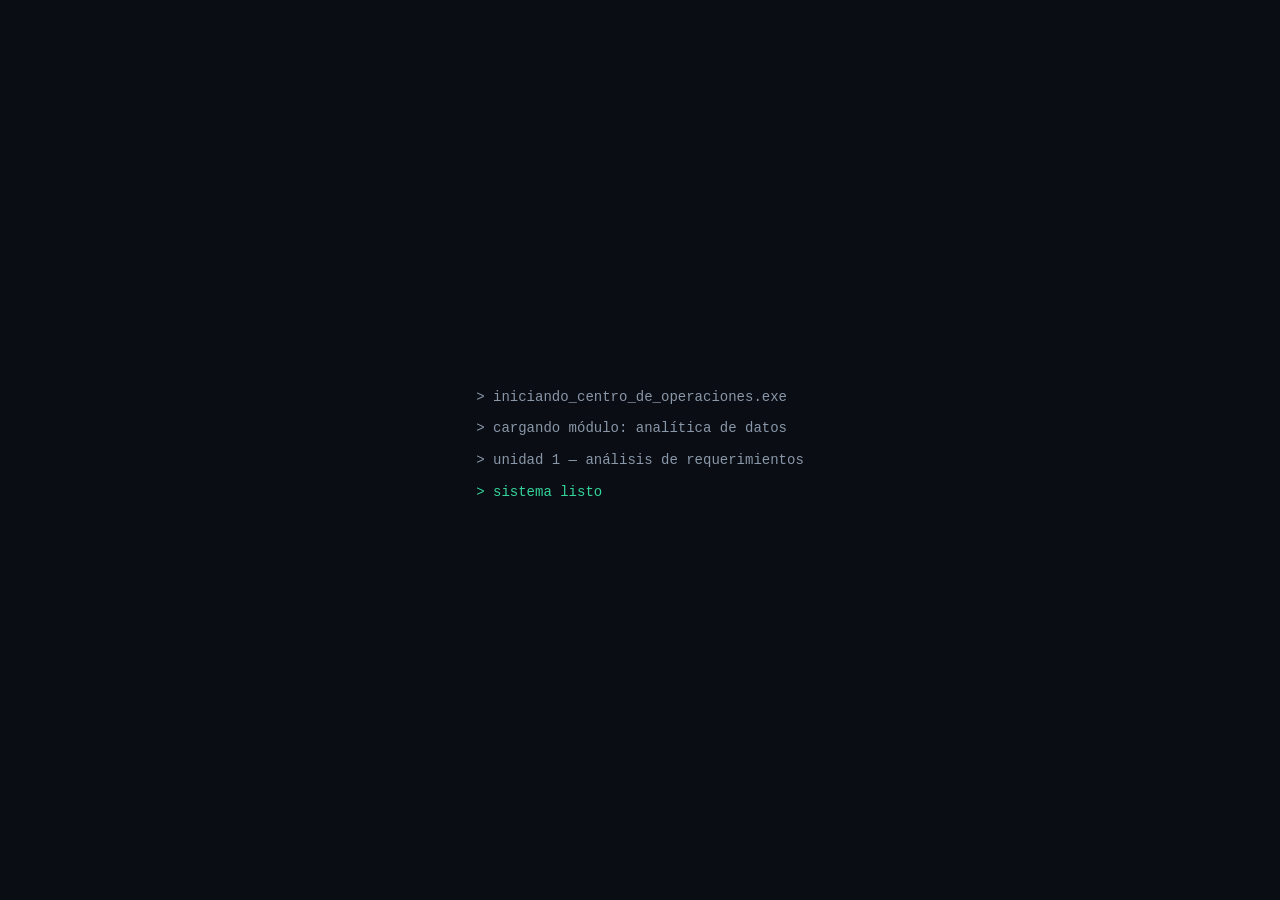
<file: index.html>
<!DOCTYPE html>
<html lang="es">
<head>
<meta charset="UTF-8">
<meta name="viewport" content="width=device-width, initial-scale=1.0">
<title>Centro de Operaciones del Analista · Unidad 1</title>
<link rel="stylesheet" href="estilos.css">
</head>
<body>

<div id="boot-screen" class="boot-screen">
  <div class="boot-lines">
    <p class="boot-line">&gt; iniciando_centro_de_operaciones.exe</p>
    <p class="boot-line">&gt; cargando módulo: analítica de datos</p>
    <p class="boot-line">&gt; unidad 1 — análisis de requerimientos</p>
    <p class="boot-line boot-ok">&gt; sistema listo</p>
  </div>
</div>

<div class="app-shell" id="app-shell">

  <!-- ======================= RAIL / NAVEGACIÓN ======================= -->
  <nav class="rail">
    <div class="rail-brand">
      <span class="rail-brand-mark">C.O.A.</span>
      <span class="rail-brand-sub">Centro de Operaciones<br>del Analista</span>
    </div>

    <div class="rail-nav">
      <button class="rail-link active" data-nav="inicio">Inicio</button>
      <button class="rail-link" data-nav="mapa">Unidad 1</button>
      <button class="rail-link" data-nav="progreso">Mi progreso</button>
    </div>

    <div class="rail-hud">
      <div class="hud-row">
        <span class="hud-label">Agente</span>
        <span class="hud-value mono" id="hud-nombre">—</span>
      </div>
      <div class="hud-row">
        <span class="hud-label">Nivel</span>
        <span class="hud-value mono" id="hud-nivel">Novato</span>
      </div>
      <div class="hud-row">
        <span class="hud-label">XP</span>
        <span class="hud-value mono" id="hud-xp">0 / 700</span>
      </div>
      <div class="hud-bar">
        <div class="hud-bar-fill" id="hud-bar-fill" style="width:0%"></div>
      </div>
    </div>
  </nav>

  <!-- ======================= VIEWPORT ======================= -->
  <main class="viewport">

    <!-- ---------- PANTALLA: INICIO ---------- -->
    <section class="screen active" id="screen-inicio" data-screen="inicio">
      <div class="hero">
        <p class="hero-kicker mono">unidad 1 · análisis de requerimientos</p>
        <h1 class="hero-title">Centro de Operaciones<br>del Analista</h1>
        <p class="hero-phrase">Convierte problemas en decisiones con datos.</p>
        <p class="hero-text">Una misión interactiva para dominar los fundamentos del análisis de requerimientos.</p>

        <div class="hero-panel">
          <label class="field-label" for="input-nombre">¿Cómo te llamas, analista?</label>
          <div class="hero-form">
            <input type="text" id="input-nombre" class="field-input" placeholder="Escribe tu nombre" maxlength="30" autocomplete="off">
            <button class="btn btn-primary" id="btn-guardar-nombre">Guardar</button>
          </div>
          <p class="field-hint" id="nombre-guardado-msg"></p>
        </div>

        <div class="hero-stats">
          <div class="stat-card">
            <span class="stat-value mono" id="stat-xp">0</span>
            <span class="stat-label">XP acumulada</span>
          </div>
          <div class="stat-card">
            <span class="stat-value mono" id="stat-porcentaje">0%</span>
            <span class="stat-label">Progreso</span>
          </div>
          <div class="stat-card">
            <span class="stat-value mono" id="stat-nivel">Novato</span>
            <span class="stat-label">Nivel actual</span>
          </div>
        </div>

        <button class="btn btn-primary btn-large" id="btn-iniciar-mision">Iniciar misión</button>
      </div>
    </section>

    <!-- ---------- PANTALLA: MAPA DE MISIÓN ---------- -->
    <section class="screen" id="screen-mapa" data-screen="mapa">
      <header class="screen-header">
        <p class="screen-kicker mono">unidad 1</p>
        <h2 class="screen-title">Mapa de misión</h2>
        <p class="screen-subtitle">Completa los tres módulos en orden para desbloquear la operación final.</p>
      </header>

      <div class="module-grid">
        <article class="module-card" id="card-modulo-1" data-module="1">
          <div class="module-index mono">01</div>
          <h3 class="module-title">Determinación de objetivos</h3>
          <p class="module-desc">Aprende a pasar de un problema a un objetivo claro.</p>
          <div class="module-status" id="status-modulo-1">Disponible</div>
          <button class="btn btn-secondary" data-open-module="1">Entrar al módulo</button>
        </article>

        <article class="module-card" id="card-modulo-2" data-module="2">
          <div class="module-index mono">02</div>
          <h3 class="module-title">Evaluación de la situación</h3>
          <p class="module-desc">Descubre qué debes conocer antes de analizar los datos.</p>
          <div class="module-status" id="status-modulo-2">Bloqueado</div>
          <button class="btn btn-secondary" data-open-module="2">Entrar al módulo</button>
        </article>

        <article class="module-card" id="card-modulo-3" data-module="3">
          <div class="module-index mono">03</div>
          <h3 class="module-title">Diseño de plan de trabajo</h3>
          <p class="module-desc">Organiza actividades, responsables, recursos y tiempos.</p>
          <div class="module-status" id="status-modulo-3">Bloqueado</div>
          <button class="btn btn-secondary" data-open-module="3">Entrar al módulo</button>
        </article>
      </div>

      <article class="final-card" id="card-final">
        <div class="final-card-inner">
          <div>
            <p class="final-kicker mono">operación de cierre</p>
            <h3 class="final-title">Desafío final — Operación Analista</h3>
            <p class="final-desc" id="final-card-desc">Completa los tres módulos para desbloquear esta operación.</p>
          </div>
          <button class="btn btn-primary" id="btn-ir-final" disabled>Entrar a la operación</button>
        </div>
      </article>
    </section>

    <!-- ---------- MÓDULO 1.1 ---------- -->
    <section class="screen" id="screen-modulo-1" data-screen="modulo-1">
      <header class="screen-header">
        <p class="screen-kicker mono">módulo 01</p>
        <h2 class="screen-title">Determinación de objetivos</h2>
        <p class="screen-subtitle">Todo análisis parte de saber, con precisión, qué queremos averiguar.</p>
      </header>

      <div class="content-grid">
        <div class="card">
          <h3 class="card-title">Problema ≠ objetivo</h3>
          <p>Un <strong>problema</strong> describe una situación que necesita atención. Un <strong>objetivo</strong> expresa lo que queremos lograr mediante el análisis. Confundirlos es el error más común al empezar un proyecto.</p>
          <div class="compare-row">
            <div class="compare-box compare-problem">
              <span class="compare-label mono">problema</span>
              <p>"Las ventas están bajando."</p>
            </div>
            <div class="compare-arrow">→</div>
            <div class="compare-box compare-objetivo">
              <span class="compare-label mono">objetivo</span>
              <p>"Identificar los factores relacionados con la disminución de ventas."</p>
            </div>
          </div>
        </div>

        <div class="card">
          <h3 class="card-title">Preguntas que ayudan a definir un objetivo</h3>
          <ul class="check-list">
            <li>¿Qué queremos conocer?</li>
            <li>¿Para qué necesitamos saberlo?</li>
            <li>¿Qué decisión podría apoyarse con los resultados?</li>
            <li>¿Cómo sabremos que cumplimos el objetivo?</li>
          </ul>
        </div>

        <div class="card card-wide">
          <h3 class="card-title">El objetivo debe ser SMART</h3>
          <div class="smart-grid">
            <div class="smart-item">
              <span class="smart-letter mono">S</span>
              <p><strong>Específico</strong> — dice exactamente qué se quiere conocer, sin ambigüedad.</p>
            </div>
            <div class="smart-item">
              <span class="smart-letter mono">M</span>
              <p><strong>Medible</strong> — se puede verificar con datos si se cumplió.</p>
            </div>
            <div class="smart-item">
              <span class="smart-letter mono">A</span>
              <p><strong>Alcanzable</strong> — es posible lograrlo con los recursos y datos disponibles.</p>
            </div>
            <div class="smart-item">
              <span class="smart-letter mono">R</span>
              <p><strong>Relevante</strong> — se conecta con una decisión real del negocio o del proyecto.</p>
            </div>
            <div class="smart-item">
              <span class="smart-letter mono">T</span>
              <p><strong>Temporal</strong> — tiene un plazo definido para resolverse.</p>
            </div>
          </div>
          <p class="card-note">Ejemplo: en lugar de "mejorar las ventas", un objetivo SMART sería "identificar, en las próximas dos semanas, qué tres factores explican la caída de ventas del último trimestre".</p>
        </div>
      </div>

      <div class="reto-panel" id="reto-1" data-reto="reto1">
        <h3 class="reto-title">Mini reto</h3>
        <p class="reto-question">Una empresa quiere reducir el abandono de clientes. ¿Cuál opción representa mejor un objetivo?</p>
        <div class="reto-options" id="reto1-options">
          <button class="reto-option" data-correct="false" data-feedback="Incorrecto. Hacer un dashboard es una herramienta o actividad. El objetivo debe expresar qué queremos conocer o lograr mediante el análisis.">A. Hacer un dashboard de clientes.</button>
          <button class="reto-option" data-correct="false" data-feedback="Incorrecto. 'Analizar los datos' describe una acción general, pero no dice qué queremos descubrir ni para qué. Un objetivo debe ser más específico.">B. Analizar los datos.</button>
          <button class="reto-option" data-correct="true" data-feedback="Correcto. Esta opción expresa lo que queremos conocer y puede orientar posteriormente el análisis.">C. Identificar los factores relacionados con el abandono de clientes.</button>
        </div>
        <p class="reto-feedback" id="reto1-feedback"></p>
      </div>

      <div class="screen-actions">
        <button class="btn btn-ghost" data-back-to="mapa">Volver al mapa</button>
        <button class="btn btn-primary" id="btn-continuar-modulo-2" disabled data-open-module="2">Continuar a Módulo 02</button>
      </div>
    </section>

    <!-- ---------- MÓDULO 1.2 ---------- -->
    <section class="screen" id="screen-modulo-2" data-screen="modulo-2">
      <header class="screen-header">
        <p class="screen-kicker mono">módulo 02</p>
        <h2 class="screen-title">Evaluación de la situación</h2>
        <p class="screen-subtitle">Antes de analizar cualquier dato, hay que entender bien qué está pasando.</p>
      </header>

      <div class="scenario-banner">
        <span class="scenario-label mono">caso guía</span>
        <p>"Las ventas han disminuido y necesitamos saber qué ocurre."</p>
      </div>

      <div class="content-grid">
        <div class="card">
          <h3 class="card-title">Contexto</h3>
          <ul class="check-list">
            <li>¿Dónde ocurre?</li>
            <li>¿A quién afecta?</li>
            <li>¿Qué área o proceso está involucrado?</li>
          </ul>
        </div>

        <div class="card">
          <h3 class="card-title">Situación actual: de opinión a hecho</h3>
          <div class="compare-row">
            <div class="compare-box compare-problem">
              <span class="compare-label mono">opinión</span>
              <p>"Las ventas están muy mal."</p>
            </div>
            <div class="compare-arrow">→</div>
            <div class="compare-box compare-objetivo">
              <span class="compare-label mono">hecho medible</span>
              <p>"Las ventas bajaron 15% durante los últimos tres meses."</p>
            </div>
          </div>
        </div>

        <div class="card card-wide">
          <h3 class="card-title">Antecedentes</h3>
          <p>Antes de sacar conclusiones, conviene reconstruir la línea de tiempo:</p>
          <ul class="check-list">
            <li>¿Cuándo comenzó?</li>
            <li>¿Qué ocurrió antes?</li>
            <li>¿Hubo algún cambio relevante?</li>
          </ul>
          <div class="timeline-row mono">
            <span class="timeline-step">Antes</span>
            <span class="timeline-arrow">→</span>
            <span class="timeline-step">Cambio</span>
            <span class="timeline-arrow">→</span>
            <span class="timeline-step">Problema</span>
            <span class="timeline-arrow">→</span>
            <span class="timeline-step">Ahora</span>
          </div>
          <p class="card-note">Cuidado: que dos hechos ocurran en secuencia no significa automáticamente que uno sea la causa del otro.</p>
        </div>

        <div class="card">
          <h3 class="card-title">Magnitud e impacto</h3>
          <ul class="check-list">
            <li>¿Qué tan grande es el problema?</li>
            <li>¿A cuántas personas afecta?</li>
            <li>¿Qué áreas afecta?</li>
            <li>¿Qué consecuencias genera?</li>
          </ul>
        </div>

        <div class="card">
          <h3 class="card-title">Datos disponibles</h3>
          <p>Antes de analizar hay que identificar:</p>
          <ul class="check-list">
            <li>Qué información existe</li>
            <li>De dónde proviene</li>
            <li>Qué periodo cubre</li>
            <li>Si realmente sirve para responder nuestras preguntas</li>
          </ul>
        </div>

        <div class="card">
          <h3 class="card-title">Limitaciones frecuentes</h3>
          <ul class="check-list check-list-warning">
            <li>Datos incompletos</li>
            <li>Datos duplicados</li>
            <li>Información desactualizada</li>
            <li>Falta de históricos</li>
            <li>Restricciones de acceso</li>
            <li>Problemas de calidad</li>
          </ul>
        </div>
      </div>

      <div class="reto-panel" id="reto-2" data-reto="reto2">
        <h3 class="reto-title">Mini reto</h3>
        <p class="reto-question">El director dice: "Nuestros clientes compran menos". ¿Qué necesitamos conocer primero?</p>
        <div class="reto-options" id="reto2-options">
          <button class="reto-option" data-correct="false" data-feedback="Incorrecto. Esto ya es una hipótesis sobre la causa, y todavía no sabemos si el problema es real ni qué tan grande es.">A. ¿Fue culpa de los precios?</button>
          <button class="reto-option" data-correct="true" data-feedback="Correcto. Antes de buscar causas necesitamos convertir la opinión en un hecho medible: cuánto cambió y en qué periodo.">B. ¿Desde cuándo y cuánto disminuyeron las compras?</button>
          <button class="reto-option" data-correct="false" data-feedback="Incorrecto. La herramienta es parte del plan de trabajo, un paso posterior. Primero hay que entender la situación.">C. ¿Qué herramienta utilizaremos?</button>
        </div>
        <p class="reto-feedback" id="reto2-feedback"></p>
      </div>

      <div class="screen-actions">
        <button class="btn btn-ghost" data-back-to="mapa">Volver al mapa</button>
        <button class="btn btn-primary" id="btn-continuar-modulo-3" disabled data-open-module="3">Continuar a Módulo 03</button>
      </div>
    </section>

    <!-- ---------- MÓDULO 1.3 ---------- -->
    <section class="screen" id="screen-modulo-3" data-screen="modulo-3">
      <header class="screen-header">
        <p class="screen-kicker mono">módulo 03</p>
        <h2 class="screen-title">Diseño de plan de trabajo</h2>
        <p class="screen-subtitle">Un buen objetivo necesita un plan claro para llevarse a cabo.</p>
      </header>

      <div class="content-grid">
        <div class="card card-wide">
          <h3 class="card-title">¿Qué es un plan de trabajo?</h3>
          <p>Es una herramienta para organizar las actividades necesarias para alcanzar un objetivo, definiendo qué se hará, quién lo hará, cuándo, con qué recursos y qué resultado se espera.</p>
          <div class="flow-diagram mono">
            <span class="flow-step">Objetivo</span>
            <span class="flow-arrow">↓</span>
            <span class="flow-step">Actividades</span>
            <span class="flow-arrow">↓</span>
            <span class="flow-step">Responsables</span>
            <span class="flow-arrow">↓</span>
            <span class="flow-step">Tiempos</span>
            <span class="flow-arrow">↓</span>
            <span class="flow-step">Resultados</span>
          </div>
        </div>

        <div class="card card-wide">
          <h3 class="card-title">Ejemplo de plan</h3>
          <div class="table-wrap">
            <table class="plan-table">
              <thead>
                <tr><th>Actividad</th><th>Responsable</th><th>Tiempo</th><th>Resultado</th></tr>
              </thead>
              <tbody>
                <tr><td>Recopilar datos</td><td>Ana</td><td>Semana 1</td><td>Datos obtenidos</td></tr>
                <tr><td>Preparar datos</td><td>Luis</td><td>Semana 2</td><td>Datos listos</td></tr>
                <tr><td>Analizar</td><td>Ana + Luis</td><td>Semana 3</td><td>Hallazgos</td></tr>
                <tr><td>Presentar</td><td>Equipo</td><td>Semana 4</td><td>Informe</td></tr>
              </tbody>
            </table>
          </div>
        </div>

        <div class="card">
          <h3 class="card-title">Un buen plan es...</h3>
          <ul class="check-list">
            <li>Claro</li>
            <li>Realista</li>
            <li>Ordenado</li>
            <li>Medible</li>
            <li>Flexible</li>
            <li>Con responsables definidos</li>
          </ul>
        </div>
      </div>

      <div class="reto-panel" id="reto-3" data-reto="reto3">
        <h3 class="reto-title">Mini reto</h3>
        <p class="reto-question">¿Qué actividad debería realizarse primero en un proyecto de análisis?</p>
        <div class="reto-options" id="reto3-options">
          <button class="reto-option" data-correct="false" data-feedback="Incorrecto. No puedes presentar resultados que todavía no existen.">A. Presentar resultados</button>
          <button class="reto-option" data-correct="true" data-feedback="Correcto. Sin datos no hay nada que preparar ni analizar; es el primer paso del plan de trabajo.">B. Recopilar datos</button>
          <button class="reto-option" data-correct="false" data-feedback="Incorrecto. Analizar requiere datos ya recopilados y preparados.">C. Analizar</button>
        </div>
        <p class="reto-feedback" id="reto3-feedback"></p>
      </div>

      <div class="screen-actions">
        <button class="btn btn-ghost" data-back-to="mapa">Volver al mapa</button>
        <button class="btn btn-primary" id="btn-ir-mapa-final" data-back-to="mapa">Ver mapa de misión</button>
      </div>
    </section>

    <!-- ---------- DESAFÍO FINAL ---------- -->
    <section class="screen" id="screen-final" data-screen="final">
      <header class="screen-header">
        <p class="screen-kicker mono">operación de cierre</p>
        <h2 class="screen-title">Operación: Analista</h2>
        <p class="screen-subtitle">Aplica los tres temas de la unidad en un solo caso.</p>
      </header>

      <div class="scenario-banner">
        <span class="scenario-label mono">caso final</span>
        <p>"Una universidad detecta un aumento en el abandono escolar. La dirección quiere utilizar los datos para comprender qué factores están relacionados con el abandono y tomar mejores decisiones."</p>
      </div>

      <div class="final-progress">
        <span class="mono" id="final-progress-label">Pregunta 1 de 5</span>
        <div class="hud-bar hud-bar-final"><div class="hud-bar-fill" id="final-progress-fill" style="width:0%"></div></div>
      </div>

      <div id="final-question-container"></div>

      <div class="screen-actions">
        <button class="btn btn-ghost" data-back-to="mapa">Volver al mapa</button>
      </div>
    </section>

    <!-- ---------- RESULTADO FINAL ---------- -->
    <section class="screen" id="screen-resultado" data-screen="resultado">
      <header class="screen-header">
        <p class="screen-kicker mono">operación completada</p>
        <h2 class="screen-title">Informe de resultados</h2>
      </header>

      <div class="result-panel">
        <div class="result-grid">
          <div class="result-item">
            <span class="result-value mono" id="result-correctas">0/5</span>
            <span class="result-label">Respuestas correctas</span>
          </div>
          <div class="result-item">
            <span class="result-value mono" id="result-porcentaje">0%</span>
            <span class="result-label">Porcentaje de acierto</span>
          </div>
          <div class="result-item">
            <span class="result-value mono" id="result-xp">+0 XP</span>
            <span class="result-label">Experiencia obtenida</span>
          </div>
          <div class="result-item">
            <span class="result-value mono" id="result-nivel">Novato</span>
            <span class="result-label">Nivel alcanzado</span>
          </div>
        </div>
        <p class="result-message" id="result-mensaje"></p>
        <div class="screen-actions">
          <button class="btn btn-ghost" data-back-to="mapa">Volver al mapa</button>
          <button class="btn btn-primary" data-back-to="progreso">Ver mi progreso</button>
        </div>
      </div>
    </section>

    <!-- ---------- MI PROGRESO ---------- -->
    <section class="screen" id="screen-progreso" data-screen="progreso">
      <header class="screen-header">
        <p class="screen-kicker mono">expediente</p>
        <h2 class="screen-title">Mi progreso</h2>
      </header>

      <div class="progress-panel">
        <div class="progress-grid">
          <div class="progress-item">
            <span class="progress-label">Nombre</span>
            <span class="progress-value mono" id="prog-nombre">—</span>
          </div>
          <div class="progress-item">
            <span class="progress-label">Nivel</span>
            <span class="progress-value mono" id="prog-nivel">Novato</span>
          </div>
          <div class="progress-item">
            <span class="progress-label">XP</span>
            <span class="progress-value mono" id="prog-xp">0 / 700</span>
          </div>
          <div class="progress-item">
            <span class="progress-label">Avance general</span>
            <span class="progress-value mono" id="prog-porcentaje">0%</span>
          </div>
        </div>

        <div class="hud-bar hud-bar-final"><div class="hud-bar-fill" id="prog-bar-fill" style="width:0%"></div></div>

        <h3 class="card-title progress-subtitle">Mini retos completados</h3>
        <ul class="progress-checklist" id="progreso-retos-list"></ul>

        <h3 class="card-title progress-subtitle">Desafío final</h3>
        <p id="progreso-final-status" class="mono">Sin completar</p>

        <button class="btn btn-danger" id="btn-reiniciar">Reiniciar progreso</button>
      </div>
    </section>

  </main>
</div>

<!-- ---------- MODAL DE CONFIRMACIÓN ---------- -->
<div class="modal-overlay" id="modal-overlay">
  <div class="modal-box">
    <h3>¿Reiniciar progreso?</h3>
    <p>Esta acción borrará tu nombre, XP, nivel y todos los mini retos completados. No se puede deshacer.</p>
    <div class="modal-actions">
      <button class="btn btn-ghost" id="modal-cancelar">Cancelar</button>
      <button class="btn btn-danger" id="modal-confirmar">Sí, reiniciar</button>
    </div>
  </div>
</div>

<!-- ---------- MENÚ MÓVIL (TOP BAR) ---------- -->
<div class="mobile-topbar">
  <span class="rail-brand-mark">C.O.A.</span>
  <span class="mono" id="mobile-xp">0 XP</span>
</div>

<script src="app.js"></script>
</body>
</html>
</file>
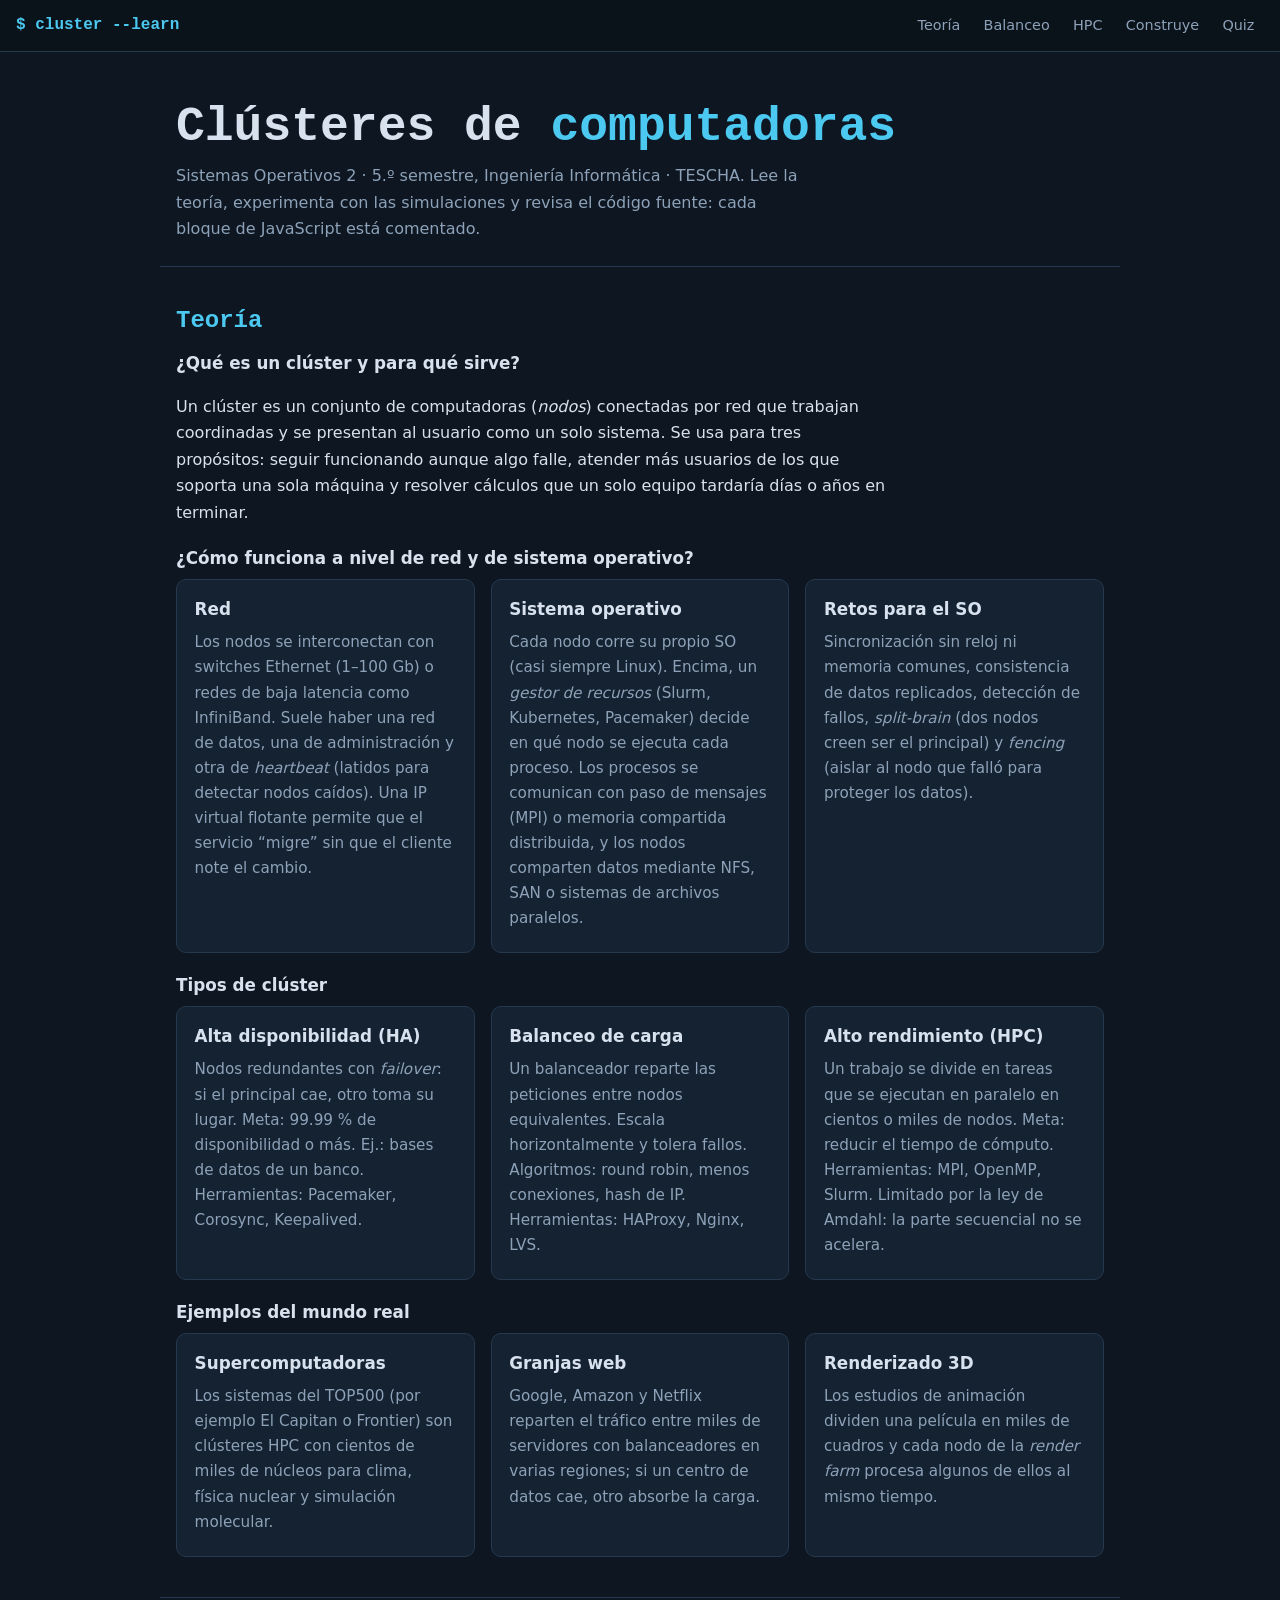
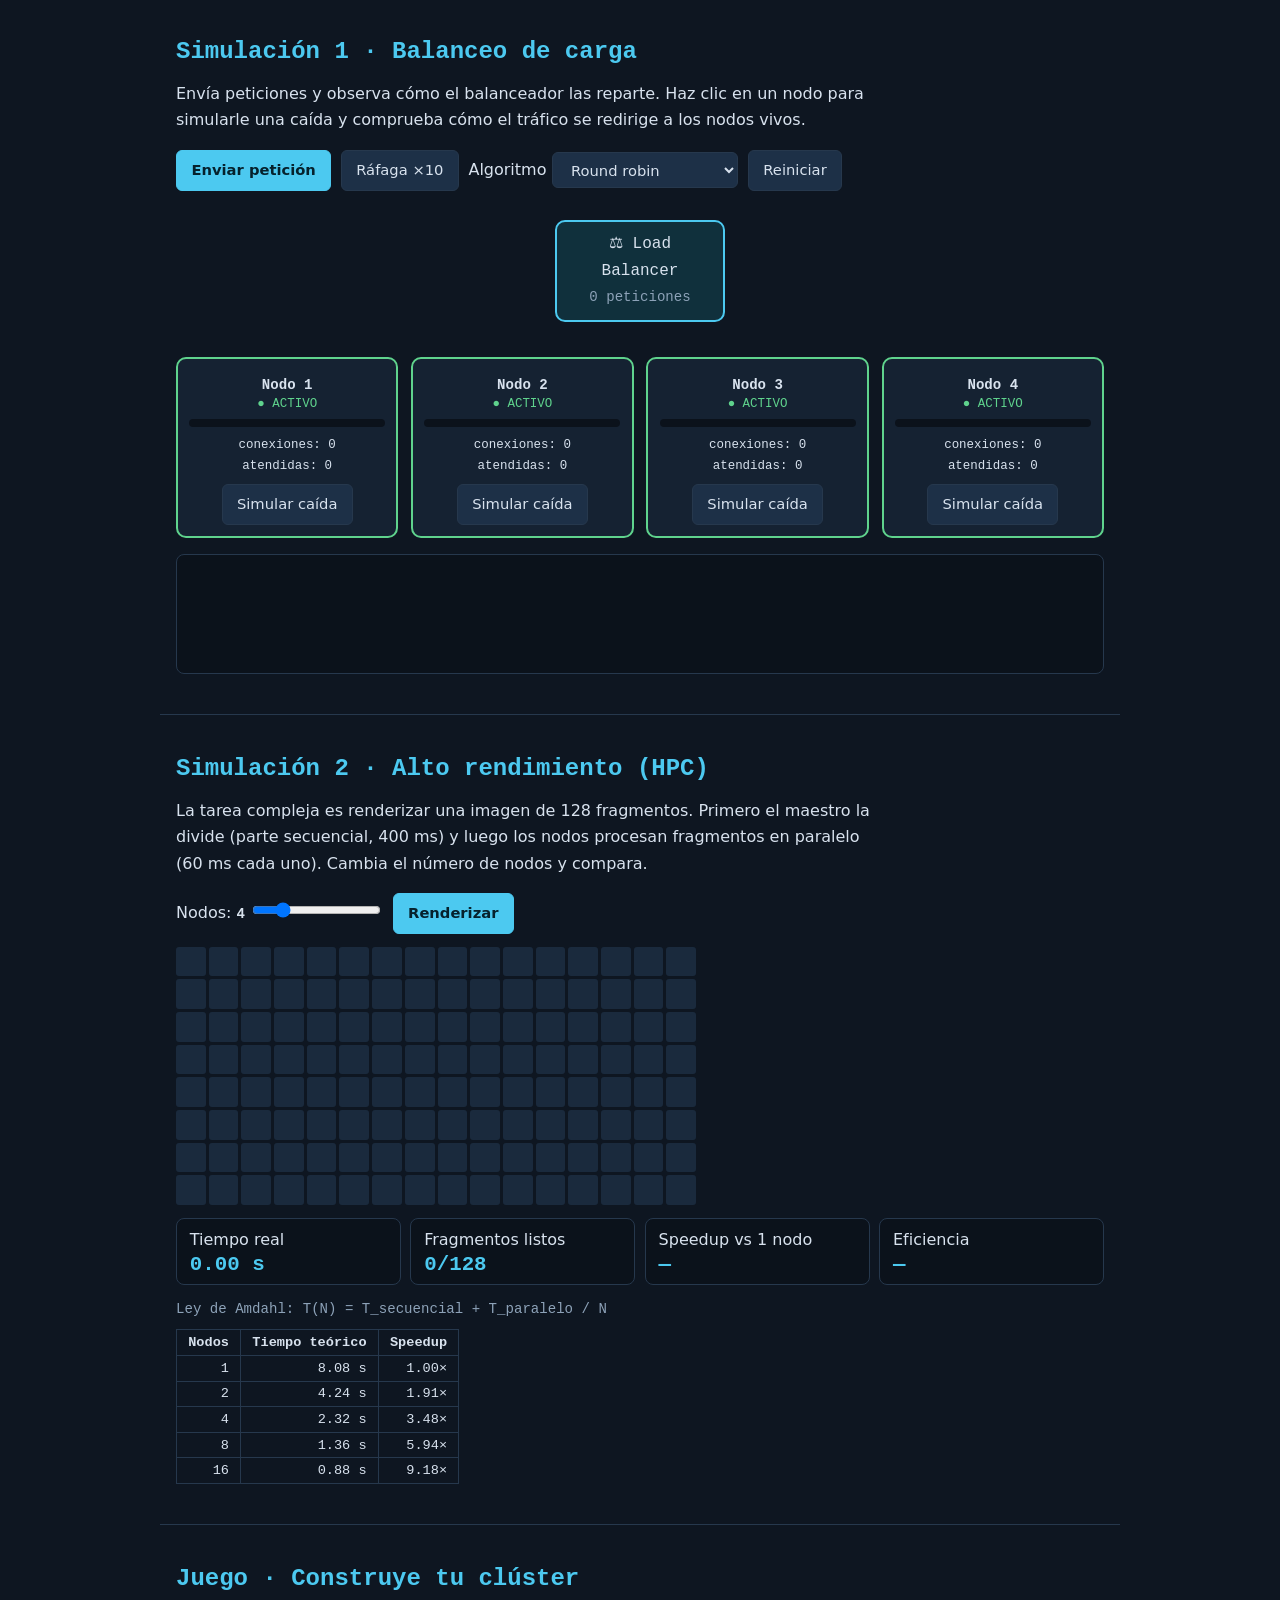
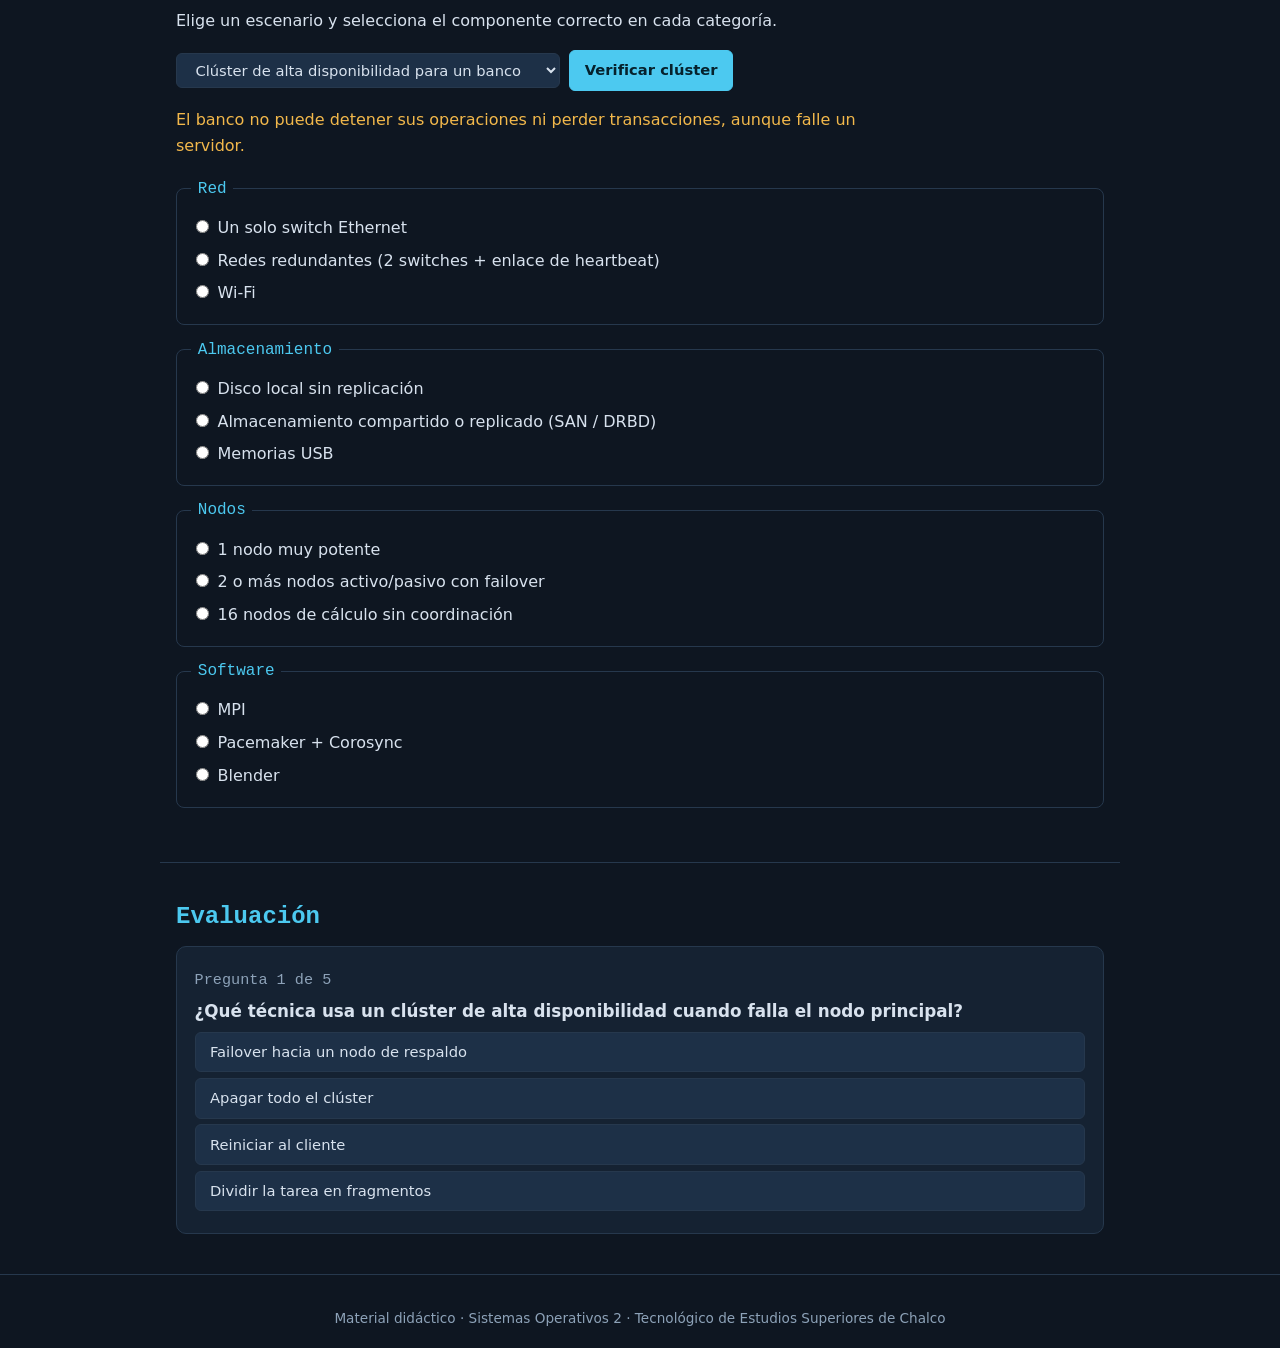
<file: Clústeres de computadoras · Sistemas Operativos 2.html>
<!DOCTYPE html>
<html lang="es">
<head>
<meta charset="UTF-8">
<meta name="viewport" content="width=device-width, initial-scale=1">
<title>Clústeres de computadoras · Sistemas Operativos 2 · TESCHA</title>
<style>
/* ===== Tokens de diseño (variables CSS) ===== */
:root{
  --bg:#0e1621; --panel:#152232; --line:#26384d; --txt:#d8e2ee; --dim:#8da2b8;
  --acc:#4cc9f0; --ok:#5fd38d; --warn:#f2b84b; --bad:#ef5b5b;
  --mono:ui-monospace,"Cascadia Code","Fira Code",Consolas,monospace;
  --sans:system-ui,-apple-system,"Segoe UI",Roboto,sans-serif;
}
*{box-sizing:border-box}
html{scroll-behavior:smooth}
body{margin:0;background:var(--bg);color:var(--txt);font:16px/1.65 var(--sans)}
nav{position:sticky;top:0;z-index:5;display:flex;gap:.25rem;flex-wrap:wrap;align-items:center;
  padding:.6rem 1rem;background:#0b121bf2;border-bottom:1px solid var(--line)}
nav b{font-family:var(--mono);color:var(--acc);margin-right:auto}
nav a{color:var(--dim);text-decoration:none;padding:.25rem .6rem;border-radius:6px;font-size:.9rem}
nav a:hover,nav a:focus-visible{color:var(--txt);background:var(--panel);outline:none}
header{padding:3rem 1rem 1.5rem;max-width:960px;margin:auto}
h1{font:700 clamp(1.8rem,5vw,3rem)/1.15 var(--mono);margin:0 0 .5rem}
h1 span{color:var(--acc)}
header p{color:var(--dim);max-width:62ch;margin:0}
section{max-width:960px;margin:auto;padding:2.5rem 1rem;border-top:1px solid var(--line)}
h2{font:600 1.5rem var(--mono);margin:0 0 1rem;color:var(--acc)}
h3{font-size:1.05rem;margin:0 0 .4rem}
p{max-width:70ch}
.grid{display:grid;gap:1rem;grid-template-columns:repeat(auto-fit,minmax(250px,1fr))}
.card{background:var(--panel);border:1px solid var(--line);border-radius:10px;padding:1rem 1.1rem}
.card p{margin:.3rem 0;color:var(--dim);font-size:.95rem}
code,.mono{font-family:var(--mono);font-size:.88em}
code{background:#0b121b;padding:.1rem .35rem;border-radius:4px;color:var(--warn)}
button,select{font:inherit;font-size:.92rem;color:var(--txt);background:#1d3047;border:1px solid var(--line);
  border-radius:6px;padding:.45rem .9rem;cursor:pointer}
button:hover{border-color:var(--acc)}
button:focus-visible,select:focus-visible,input:focus-visible{outline:2px solid var(--acc);outline-offset:2px}
button.primary{background:var(--acc);color:#06222d;border-color:var(--acc);font-weight:600}
.bar{display:flex;gap:.6rem;flex-wrap:wrap;align-items:center;margin:.8rem 0}
.log{height:120px;overflow:auto;background:#0b121b;border:1px solid var(--line);border-radius:8px;
  padding:.5rem .7rem;font:.8rem/1.5 var(--mono);color:var(--dim)}
.log .e{color:var(--bad)} .log .g{color:var(--ok)}

/* ===== Simulación 1: balanceador ===== */
#stage{position:relative;padding:1rem 0}
#lb{margin:0 auto 2.2rem;width:170px;text-align:center;padding:.6rem;border:2px solid var(--acc);
  border-radius:10px;background:#10303c;font-family:var(--mono)}
#nodes{display:grid;gap:.8rem;grid-template-columns:repeat(auto-fit,minmax(150px,1fr))}
.node{background:var(--panel);border:2px solid var(--ok);border-radius:10px;padding:.7rem;text-align:center;
  transition:border-color .3s,opacity .3s}
.node.down{border-color:var(--bad);opacity:.55}
.node .st{font:.78rem var(--mono);color:var(--ok)} .node.down .st{color:var(--bad)}
.meter{height:8px;background:#0b121b;border-radius:4px;margin:.5rem 0;overflow:hidden}
.meter i{display:block;height:100%;width:0;background:var(--acc);transition:width .3s}
.dot{position:absolute;left:0;top:0;width:12px;height:12px;border-radius:50%;background:var(--warn);
  pointer-events:none;z-index:3}

/* ===== Simulación 2: HPC ===== */
#tiles{display:grid;grid-template-columns:repeat(16,1fr);gap:3px;max-width:520px;margin:.8rem 0}
.tile{aspect-ratio:1;background:#1a2a3d;border-radius:3px;transition:background .15s}
.tile.run{background:var(--warn)} .tile.done{background:var(--ok)}
.stats{display:grid;gap:.6rem;grid-template-columns:repeat(auto-fit,minmax(150px,1fr));margin:.8rem 0}
.stat{background:#0b121b;border:1px solid var(--line);border-radius:8px;padding:.5rem .8rem}
.stat b{display:block;font:600 1.3rem var(--mono);color:var(--acc)}
table{border-collapse:collapse;font:.85rem var(--mono);margin-top:.5rem}
td,th{border:1px solid var(--line);padding:.3rem .7rem;text-align:right}

/* ===== Juego y quiz ===== */
fieldset{border:1px solid var(--line);border-radius:8px;margin:.7rem 0;padding:.6rem .9rem}
legend{font-family:var(--mono);color:var(--acc);padding:0 .4rem}
label{display:block;padding:.2rem 0;cursor:pointer}
.fb{font-size:.88rem;margin:.3rem 0 0}
.good{color:var(--ok)} .bad{color:var(--bad)}
.opt{display:block;width:100%;text-align:left;margin:.35rem 0}
.opt.ok{border-color:var(--ok);background:#173826} .opt.no{border-color:var(--bad);background:#3b1c20}
footer{text-align:center;color:var(--dim);padding:2rem 1rem;font-size:.85rem;border-top:1px solid var(--line)}
@media (prefers-reduced-motion:reduce){*{transition:none!important;scroll-behavior:auto!important}}
</style>
</head>
<body>
<nav>
  <b>$ cluster --learn</b>
  <a href="#teoria">Teoría</a><a href="#balanceo">Balanceo</a><a href="#hpc">HPC</a>
  <a href="#juego">Construye</a><a href="#quiz">Quiz</a>
</nav>
<header>
  <h1>Clústeres de <span>computadoras</span></h1>
  <p>Sistemas Operativos 2 · 5.º semestre, Ingeniería Informática · TESCHA. Lee la teoría, experimenta con las simulaciones y revisa el código fuente: cada bloque de JavaScript está comentado.</p>
</header>

<!-- ============ TEORÍA ============ -->
<section id="teoria">
  <h2>Teoría</h2>
  <h3>¿Qué es un clúster y para qué sirve?</h3>
  <p>Un clúster es un conjunto de computadoras (<em>nodos</em>) conectadas por red que trabajan coordinadas y se presentan al usuario como un solo sistema. Se usa para tres propósitos: seguir funcionando aunque algo falle, atender más usuarios de los que soporta una sola máquina y resolver cálculos que un solo equipo tardaría días o años en terminar.</p>
  <h3 style="margin-top:1.2rem">¿Cómo funciona a nivel de red y de sistema operativo?</h3>
  <div class="grid">
    <div class="card"><h3>Red</h3><p>Los nodos se interconectan con switches Ethernet (1–100 Gb) o redes de baja latencia como InfiniBand. Suele haber una red de datos, una de administración y otra de <em>heartbeat</em> (latidos para detectar nodos caídos). Una IP virtual flotante permite que el servicio “migre” sin que el cliente note el cambio.</p></div>
    <div class="card"><h3>Sistema operativo</h3><p>Cada nodo corre su propio SO (casi siempre Linux). Encima, un <em>gestor de recursos</em> (Slurm, Kubernetes, Pacemaker) decide en qué nodo se ejecuta cada proceso. Los procesos se comunican con paso de mensajes (MPI) o memoria compartida distribuida, y los nodos comparten datos mediante NFS, SAN o sistemas de archivos paralelos.</p></div>
    <div class="card"><h3>Retos para el SO</h3><p>Sincronización sin reloj ni memoria comunes, consistencia de datos replicados, detección de fallos, <em>split-brain</em> (dos nodos creen ser el principal) y <em>fencing</em> (aislar al nodo que falló para proteger los datos).</p></div>
  </div>
  <h3 style="margin-top:1.2rem">Tipos de clúster</h3>
  <div class="grid">
    <div class="card"><h3>Alta disponibilidad (HA)</h3><p>Nodos redundantes con <em>failover</em>: si el principal cae, otro toma su lugar. Meta: 99.99 % de disponibilidad o más. Ej.: bases de datos de un banco. Herramientas: Pacemaker, Corosync, Keepalived.</p></div>
    <div class="card"><h3>Balanceo de carga</h3><p>Un balanceador reparte las peticiones entre nodos equivalentes. Escala horizontalmente y tolera fallos. Algoritmos: round robin, menos conexiones, hash de IP. Herramientas: HAProxy, Nginx, LVS.</p></div>
    <div class="card"><h3>Alto rendimiento (HPC)</h3><p>Un trabajo se divide en tareas que se ejecutan en paralelo en cientos o miles de nodos. Meta: reducir el tiempo de cómputo. Herramientas: MPI, OpenMP, Slurm. Limitado por la ley de Amdahl: la parte secuencial no se acelera.</p></div>
  </div>
  <h3 style="margin-top:1.2rem">Ejemplos del mundo real</h3>
  <div class="grid">
    <div class="card"><h3>Supercomputadoras</h3><p>Los sistemas del TOP500 (por ejemplo El Capitan o Frontier) son clústeres HPC con cientos de miles de núcleos para clima, física nuclear y simulación molecular.</p></div>
    <div class="card"><h3>Granjas web</h3><p>Google, Amazon y Netflix reparten el tráfico entre miles de servidores con balanceadores en varias regiones; si un centro de datos cae, otro absorbe la carga.</p></div>
    <div class="card"><h3>Renderizado 3D</h3><p>Los estudios de animación dividen una película en miles de cuadros y cada nodo de la <em>render farm</em> procesa algunos de ellos al mismo tiempo.</p></div>
  </div>
</section>

<!-- ============ SIMULACIÓN 1: BALANCEO ============ -->
<section id="balanceo">
  <h2>Simulación 1 · Balanceo de carga</h2>
  <p>Envía peticiones y observa cómo el balanceador las reparte. Haz clic en un nodo para simularle una caída y comprueba cómo el tráfico se redirige a los nodos vivos.</p>
  <div class="bar">
    <button class="primary" id="btnSend">Enviar petición</button>
    <button id="btnBurst">Ráfaga ×10</button>
    <label style="display:inline">Algoritmo
      <select id="algo"><option value="rr">Round robin</option><option value="lc">Menos conexiones</option></select>
    </label>
    <button id="btnReset">Reiniciar</button>
  </div>
  <div id="stage">
    <div id="lb">⚖ Load Balancer<br><span class="mono" style="color:var(--dim)" id="lbInfo">0 peticiones</span></div>
    <div id="nodes"></div>
  </div>
  <div class="log" id="lbLog" aria-live="polite"></div>
</section>

<!-- ============ SIMULACIÓN 2: HPC ============ -->
<section id="hpc">
  <h2>Simulación 2 · Alto rendimiento (HPC)</h2>
  <p>La tarea compleja es renderizar una imagen de 128 fragmentos. Primero el maestro la divide (parte secuencial, 400 ms) y luego los nodos procesan fragmentos en paralelo (60 ms cada uno). Cambia el número de nodos y compara.</p>
  <div class="bar">
    <label style="display:inline">Nodos: <b class="mono" id="nLabel">4</b>
      <input type="range" id="nRange" min="1" max="16" value="4"></label>
    <button class="primary" id="btnRun">Renderizar</button>
  </div>
  <div id="tiles" aria-label="Fragmentos de la imagen"></div>
  <div class="stats">
    <div class="stat">Tiempo real<b id="sTime">0.00 s</b></div>
    <div class="stat">Fragmentos listos<b id="sDone">0/128</b></div>
    <div class="stat">Speedup vs 1 nodo<b id="sSpeed">—</b></div>
    <div class="stat">Eficiencia<b id="sEff">—</b></div>
  </div>
  <p class="mono" style="color:var(--dim);margin:0">Ley de Amdahl: T(N) = T_secuencial + T_paralelo / N</p>
  <table id="amdahl"></table>
</section>

<!-- ============ JUEGO ============ -->
<section id="juego">
  <h2>Juego · Construye tu clúster</h2>
  <p>Elige un escenario y selecciona el componente correcto en cada categoría.</p>
  <div class="bar"><select id="scen"></select><button class="primary" id="btnCheck">Verificar clúster</button></div>
  <p id="scenText" style="color:var(--warn)"></p>
  <div id="gameForm"></div>
  <p id="gameResult" class="mono"></p>
</section>

<!-- ============ QUIZ ============ -->
<section id="quiz">
  <h2>Evaluación</h2>
  <div class="card" id="quizBox"></div>
</section>
<footer>Material didáctico · Sistemas Operativos 2 · Tecnológico de Estudios Superiores de Chalco</footer>

<script>
/* =========================================================
   UTILIDADES
   $ = atajo de querySelector; log() agrega líneas a un panel
   ========================================================= */
const $ = s => document.querySelector(s);
function log(el, msg, cls = '') {
  const d = document.createElement('div');
  d.textContent = msg; d.className = cls;
  el.appendChild(d); el.scrollTop = el.scrollHeight;   // autoscroll
}

/* =========================================================
   SIMULACIÓN 1 · BALANCEO DE CARGA
   Modelo: arreglo de objetos {alive, load, total}.
   - load  = conexiones activas (baja con el tiempo)
   - total = peticiones atendidas desde el inicio
   ========================================================= */
const NODE_COUNT = 4;
let nodes = [], rrPointer = 0, sent = 0;

function initNodes() {
  nodes = Array.from({length: NODE_COUNT}, () => ({alive: true, load: 0, total: 0}));
  rrPointer = 0; sent = 0; $('#lbLog').innerHTML = ''; renderNodes();
}

// Dibuja los nodos en el DOM a partir del estado (patrón "estado → vista")
function renderNodes() {
  const box = $('#nodes'); box.innerHTML = '';
  nodes.forEach((n, i) => {
    const el = document.createElement('div');
    el.className = 'node' + (n.alive ? '' : ' down'); el.id = 'node' + i;
    el.innerHTML = `<b class="mono">Nodo ${i + 1}</b>
      <div class="st">${n.alive ? '● ACTIVO' : '✕ CAÍDO'}</div>
      <div class="meter"><i style="width:${Math.min(n.load * 12, 100)}%"></i></div>
      <div class="mono" style="font-size:.78rem">conexiones: ${n.load}<br>atendidas: ${n.total}</div>
      <button style="margin-top:.5rem">${n.alive ? 'Simular caída' : 'Recuperar'}</button>`;
    el.querySelector('button').onclick = () => toggleNode(i);
    box.appendChild(el);
  });
  $('#lbInfo').textContent = sent + ' peticiones';
}

function toggleNode(i) {
  nodes[i].alive = !nodes[i].alive;
  if (!nodes[i].alive) nodes[i].load = 0;               // al caer pierde sus conexiones
  log($('#lbLog'), `Nodo ${i + 1} ${nodes[i].alive ? 'recuperado: vuelve al pool' : 'CAÍDO: sale del pool (health check falló)'}`, nodes[i].alive ? 'g' : 'e');
  renderNodes();
}

// Selección del nodo según el algoritmo elegido; solo considera nodos vivos
function pickNode() {
  const alive = nodes.map((n, i) => i).filter(i => nodes[i].alive);
  if (!alive.length) return -1;
  if ($('#algo').value === 'lc')                          // menos conexiones
    return alive.reduce((a, b) => nodes[b].load < nodes[a].load ? b : a);
  // Round robin: avanza el puntero circular hasta encontrar un nodo vivo
  while (!nodes[rrPointer % NODE_COUNT].alive) rrPointer++;
  return rrPointer++ % NODE_COUNT;
}

function sendRequest() {
  const target = pickNode(); sent++;
  if (target < 0) { log($('#lbLog'), `Petición #${sent}: 503 Servicio no disponible (todos los nodos caídos)`, 'e'); renderNodes(); return; }
  // Animación: un punto viaja del balanceador al nodo (Web Animations API)
  const stage = $('#stage').getBoundingClientRect();
  const c = r => ({x: r.left + r.width / 2 - stage.left - 6, y: r.top + r.height / 2 - stage.top - 6});
  const a = c($('#lb').getBoundingClientRect()), b = c($('#node' + target).getBoundingClientRect());
  const dot = document.createElement('div'); dot.className = 'dot'; $('#stage').appendChild(dot);
  dot.animate([{transform: `translate(${a.x}px,${a.y}px)`}, {transform: `translate(${b.x}px,${b.y}px)`}],
              {duration: 450, easing: 'ease-in'}).onfinish = () => {
    dot.remove();
    if (nodes[target].alive) { nodes[target].load++; nodes[target].total++; }
    log($('#lbLog'), `Petición #${sent} → Nodo ${target + 1}`);
    renderNodes();
  };
}

// Las conexiones terminan con el tiempo: cada segundo baja la carga en 1
setInterval(() => { let ch = false; nodes.forEach(n => { if (n.load > 0) { n.load--; ch = true; } }); if (ch) renderNodes(); }, 1000);

$('#btnSend').onclick = sendRequest;
$('#btnBurst').onclick = () => { for (let i = 0; i < 10; i++) setTimeout(sendRequest, i * 120); };
$('#btnReset').onclick = initNodes;
initNodes();

/* =========================================================
   SIMULACIÓN 2 · HPC
   La "imagen" son TILES fragmentos. Una cola de fragmentos pendientes
   es consumida por N trabajadores; cada uno tarda TILE_MS por fragmento.
   ========================================================= */
const TILES = 128, TILE_MS = 60, SERIAL_MS = 400;
const T1 = SERIAL_MS + TILES * TILE_MS;                  // tiempo teórico con 1 nodo
let timer = null;

// Crea la cuadrícula de fragmentos
const tilesEl = $('#tiles');
for (let i = 0; i < TILES; i++) { const t = document.createElement('div'); t.className = 'tile'; tilesEl.appendChild(t); }
const tileEls = [...tilesEl.children];

// Tabla teórica según Amdahl para varios N
function amdahlTable() {
  let h = '<tr><th>Nodos</th><th>Tiempo teórico</th><th>Speedup</th></tr>';
  [1, 2, 4, 8, 16].forEach(n => {
    const t = SERIAL_MS + TILES * TILE_MS / n;
    h += `<tr><td>${n}</td><td>${(t / 1000).toFixed(2)} s</td><td>${(T1 / t).toFixed(2)}×</td></tr>`;
  });
  $('#amdahl').innerHTML = h;
}
amdahlTable();

$('#nRange').oninput = e => $('#nLabel').textContent = e.target.value;

function runHPC() {
  clearInterval(timer);
  const N = +$('#nRange').value;
  tileEls.forEach(t => t.className = 'tile');
  const start = performance.now();
  let next = 0, done = 0;
  // workers[i] = {tile, end}: fragmento en proceso y momento en que termina
  const workers = Array.from({length: N}, () => ({tile: -1, end: 0}));

  timer = setInterval(() => {
    const now = performance.now() - start;
    $('#sTime').textContent = (now / 1000).toFixed(2) + ' s';
    if (now >= SERIAL_MS) {                              // terminó la fase secuencial (división)
      workers.forEach(w => {
        if (w.tile >= 0 && now >= w.end) { tileEls[w.tile].className = 'tile done'; w.tile = -1; done++; }
        if (w.tile < 0 && next < TILES) {                // toma el siguiente fragmento de la cola
          w.tile = next++; w.end = now + TILE_MS; tileEls[w.tile].className = 'tile run';
        }
      });
    }
    $('#sDone').textContent = done + '/' + TILES;
    if (done === TILES) {
      clearInterval(timer);
      const sp = T1 / now;
      $('#sSpeed').textContent = sp.toFixed(2) + '×';
      $('#sEff').textContent = (sp / N * 100).toFixed(0) + ' %';  // speedup / nodos
    }
  }, 20);
}
$('#btnRun').onclick = runHPC;

/* =========================================================
   JUEGO · CONSTRUYE TU CLÚSTER
   Cada escenario define categorías; "ok" es el índice correcto.
   ========================================================= */
const SCEN = [
  { name: 'Clúster de alta disponibilidad para un banco',
    text: 'El banco no puede detener sus operaciones ni perder transacciones, aunque falle un servidor.',
    cats: [
      {k: 'Red', o: ['Un solo switch Ethernet', 'Redes redundantes (2 switches + enlace de heartbeat)', 'Wi-Fi'], ok: 1, why: 'Un switch único sería un punto único de fallo.'},
      {k: 'Almacenamiento', o: ['Disco local sin replicación', 'Almacenamiento compartido o replicado (SAN / DRBD)', 'Memorias USB'], ok: 1, why: 'El nodo de respaldo necesita los mismos datos actualizados.'},
      {k: 'Nodos', o: ['1 nodo muy potente', '2 o más nodos activo/pasivo con failover', '16 nodos de cálculo sin coordinación'], ok: 1, why: 'La redundancia es lo que da la alta disponibilidad.'},
      {k: 'Software', o: ['MPI', 'Pacemaker + Corosync', 'Blender'], ok: 1, why: 'Pacemaker/Corosync detectan fallos y migran servicios.'}]},
  { name: 'Clúster HPC para renderizar una película',
    text: 'Un estudio necesita procesar miles de cuadros 3D lo más rápido posible.',
    cats: [
      {k: 'Red', o: ['InfiniBand o Ethernet de 25–100 Gb', 'Wi-Fi', 'Ethernet de 10 Mbps'], ok: 0, why: 'El movimiento de datos requiere ancho de banda alto y baja latencia.'},
      {k: 'Almacenamiento', o: ['Sistema de archivos paralelo (Lustre / BeeGFS)', 'Un disco USB compartido', 'Solo la RAM del maestro'], ok: 0, why: 'Muchos nodos leen y escriben a la vez.'},
      {k: 'Nodos', o: ['2 nodos activo/pasivo', 'Un maestro y muchos nodos de cómputo', '1 servidor'], ok: 1, why: 'Más nodos de cómputo, más fragmentos en paralelo.'},
      {k: 'Software', o: ['Slurm + MPI', 'Pacemaker', 'HAProxy'], ok: 0, why: 'Slurm planifica trabajos y MPI comunica procesos.'}]},
  { name: 'Clúster de balanceo para una tienda en línea',
    text: 'En temporada navideña la tienda recibe miles de visitas simultáneas.',
    cats: [
      {k: 'Red', o: ['Ethernet Gigabit con IP virtual compartida', 'Bluetooth', 'Cable serial'], ok: 0, why: 'Los clientes acceden siempre a una sola IP; atrás se reparte.'},
      {k: 'Almacenamiento', o: ['Base de datos compartida y contenido estático replicado', 'Datos distintos en cada nodo sin sincronizar', 'Cinta magnética'], ok: 0, why: 'Cualquier nodo debe poder responder cualquier petición.'},
      {k: 'Nodos', o: ['Varios nodos web idénticos', '1 solo nodo', 'Nodos con aplicaciones distintas'], ok: 0, why: 'Nodos idénticos son intercambiables y escalan horizontalmente.'},
      {k: 'Software', o: ['HAProxy o Nginx', 'MPI', 'Slurm'], ok: 0, why: 'Son balanceadores de carga a nivel de aplicación.'}]}
];

const scenSel = $('#scen');
SCEN.forEach((s, i) => scenSel.add(new Option(s.name, i)));

function renderGame() {
  const s = SCEN[scenSel.value];
  $('#scenText').textContent = s.text; $('#gameResult').textContent = '';
  $('#gameForm').innerHTML = s.cats.map((c, ci) =>
    `<fieldset><legend>${c.k}</legend>` +
    c.o.map((t, oi) => `<label><input type="radio" name="c${ci}" value="${oi}"> ${t}</label>`).join('') +
    `<p class="fb" id="fb${ci}"></p></fieldset>`).join('');
}
scenSel.onchange = renderGame; renderGame();

$('#btnCheck').onclick = () => {
  const s = SCEN[scenSel.value]; let score = 0;
  s.cats.forEach((c, ci) => {
    const sel = document.querySelector(`input[name=c${ci}]:checked`), fb = $('#fb' + ci);
    if (!sel) { fb.textContent = 'Elige una opción.'; fb.className = 'fb bad'; return; }
    const good = +sel.value === c.ok; if (good) score++;
    fb.textContent = (good ? '✔ Correcto. ' : '✘ Incorrecto. ') + c.why;
    fb.className = 'fb ' + (good ? 'good' : 'bad');
  });
  $('#gameResult').textContent = `Puntaje: ${score}/${s.cats.length}` + (score === s.cats.length ? ' · Clúster operativo.' : ' · Revisa los componentes marcados.');
};

/* =========================================================
   QUIZ · una pregunta a la vez con retroalimentación inmediata
   ========================================================= */
const QZ = [
  {q: '¿Qué técnica usa un clúster de alta disponibilidad cuando falla el nodo principal?', o: ['Failover hacia un nodo de respaldo', 'Apagar todo el clúster', 'Reiniciar al cliente', 'Dividir la tarea en fragmentos'], ok: 0, why: 'El failover transfiere el servicio a un nodo redundante.'},
  {q: 'En un balanceador round robin con 3 nodos vivos, ¿a quién va la 4.ª petición?', o: ['Al nodo 3', 'Al nodo 1', 'Al nodo 2', 'Se descarta'], ok: 1, why: 'Se reparten en orden circular: 1, 2, 3, 1…'},
  {q: 'La ley de Amdahl indica que el speedup de un programa paralelo está limitado por:', o: ['La cantidad de RAM', 'El sistema de archivos', 'La fracción secuencial del programa', 'El color del cable'], ok: 2, why: 'La parte secuencial no se acelera aunque se agreguen nodos.'},
  {q: '¿Qué es el “split-brain” en un clúster?', o: ['Un nodo con dos procesadores', 'Dos nodos creen ser el principal a la vez', 'Un disco dividido en particiones', 'Un error de compilación'], ok: 1, why: 'Ocurre al perderse la comunicación; el fencing lo previene.'},
  {q: '¿Qué herramienta se asocia con la comunicación entre procesos en HPC?', o: ['HAProxy', 'Keepalived', 'MPI', 'Nginx'], ok: 2, why: 'MPI es el estándar de paso de mensajes entre procesos distribuidos.'}
];
let qi = 0, qScore = 0;

function showQuestion() {
  const box = $('#quizBox');
  if (qi >= QZ.length) {
    box.innerHTML = `<h3>Resultado: ${qScore}/${QZ.length}</h3><p>${qScore >= 4 ? 'Excelente dominio del tema.' : 'Repasa la teoría y vuelve a intentarlo.'}</p><button id="qRe">Reintentar</button>`;
    $('#qRe').onclick = () => { qi = 0; qScore = 0; showQuestion(); }; return;
  }
  const q = QZ[qi];
  box.innerHTML = `<p class="mono" style="color:var(--dim)">Pregunta ${qi + 1} de ${QZ.length}</p><h3>${q.q}</h3>` +
    q.o.map((t, i) => `<button class="opt" data-i="${i}">${t}</button>`).join('') + '<p class="fb" id="qfb"></p>';
  box.querySelectorAll('.opt').forEach(b => b.onclick = () => answer(+b.dataset.i));
}
function answer(i) {
  const q = QZ[qi], btns = document.querySelectorAll('.opt');
  btns.forEach(b => { b.disabled = true; });               // evita responder dos veces
  btns[q.ok].classList.add('ok');
  if (i === q.ok) qScore++; else btns[i].classList.add('no');
  $('#qfb').innerHTML = (i === q.ok ? '<span class="good">✔ Correcto.</span> ' : '<span class="bad">✘ Incorrecto.</span> ') + q.why +
    '<br><button id="qNext" style="margin-top:.6rem">' + (qi === QZ.length - 1 ? 'Ver resultado' : 'Siguiente') + '</button>';
  $('#qNext').onclick = () => { qi++; showQuestion(); };
}
showQuestion();
</script>
</body>
</html>
</file>
<file: estilos.css>
/* ============================================================
   CENTRO DE OPERACIONES DEL ANALISTA — Unidad 1
   Hoja de estilos principal
   ============================================================ */

/* ---------- Tokens ---------- */
:root {
  --bg: #0a0e14;
  --bg-panel: #10161f;
  --bg-panel-alt: #161d29;
  --bg-elevated: #1a2230;
  --border: #232d3d;
  --border-soft: #1a222f;

  --accent-cyan: #22d3ee;
  --accent-cyan-dim: #0e7490;
  --accent-violet: #a78bfa;
  --accent-violet-dim: #6d28d9;

  --text: #e7edf4;
  --text-muted: #8a97a8;
  --text-faint: #5c6779;

  --success: #34d399;
  --success-bg: rgba(52, 211, 153, 0.1);
  --danger: #f87171;
  --danger-bg: rgba(248, 113, 113, 0.1);

  --font-body: -apple-system, "Segoe UI", Roboto, "Helvetica Neue", Arial, sans-serif;
  --mono: ui-monospace, "Cascadia Code", "SFMono-Regular", Consolas, "Liberation Mono", monospace;

  --radius: 4px;
  --radius-lg: 6px;
}

* { box-sizing: border-box; }
html, body {
  margin: 0;
  padding: 0;
  background: var(--bg);
  color: var(--text);
  font-family: var(--font-body);
  -webkit-font-smoothing: antialiased;
}

body {
  background-image:
    linear-gradient(var(--border-soft) 1px, transparent 1px),
    linear-gradient(90deg, var(--border-soft) 1px, transparent 1px);
  background-size: 48px 48px;
  background-attachment: fixed;
  background-position: center;
  min-height: 100vh;
}

h1, h2, h3, h4 { margin: 0; font-family: var(--font-body); }
p { margin: 0; line-height: 1.55; color: var(--text-muted); }
strong { color: var(--text); font-weight: 600; }
ul { margin: 0; padding: 0; list-style: none; }
button { font-family: inherit; cursor: pointer; }
.mono { font-family: var(--mono); letter-spacing: 0.01em; }

/* ---------- Focus visibility ---------- */
button:focus-visible,
input:focus-visible {
  outline: 2px solid var(--accent-cyan);
  outline-offset: 2px;
}

/* ---------- Boot screen ---------- */
.boot-screen {
  position: fixed;
  inset: 0;
  background: var(--bg);
  z-index: 999;
  display: flex;
  align-items: center;
  justify-content: center;
  transition: opacity 0.5s ease;
}
.boot-screen.hidden {
  opacity: 0;
  pointer-events: none;
}
.boot-lines { font-family: var(--mono); color: var(--accent-cyan); }
.boot-line {
  margin: 0 0 10px 0;
  opacity: 0;
  animation: bootFade 0.4s ease forwards;
  color: var(--text-muted);
  font-size: 14px;
}
.boot-line:nth-child(1) { animation-delay: 0.1s; }
.boot-line:nth-child(2) { animation-delay: 0.5s; }
.boot-line:nth-child(3) { animation-delay: 0.9s; }
.boot-line:nth-child(4) { animation-delay: 1.3s; }
.boot-ok { color: var(--success) !important; }
@keyframes bootFade {
  from { opacity: 0; transform: translateY(4px); }
  to { opacity: 1; transform: translateY(0); }
}
@media (prefers-reduced-motion: reduce) {
  .boot-line { animation: none; opacity: 1; }
}

/* ---------- App shell ---------- */
.app-shell {
  display: flex;
  min-height: 100vh;
  opacity: 0;
  animation: shellReveal 0.5s ease 1.5s forwards;
}
@keyframes shellReveal { to { opacity: 1; } }
@media (prefers-reduced-motion: reduce) {
  .app-shell { opacity: 1; animation: none; }
}

/* ---------- Rail (desktop sidebar) ---------- */
.rail {
  width: 240px;
  flex-shrink: 0;
  background: var(--bg-panel);
  border-right: 1px solid var(--border);
  display: flex;
  flex-direction: column;
  padding: 24px 18px;
  position: sticky;
  top: 0;
  height: 100vh;
}

.rail-brand { margin-bottom: 36px; }
.rail-brand-mark {
  display: block;
  font-family: var(--mono);
  font-size: 22px;
  font-weight: 700;
  color: var(--accent-cyan);
  letter-spacing: 0.04em;
}
.rail-brand-sub {
  display: block;
  font-size: 12px;
  color: var(--text-faint);
  margin-top: 6px;
  line-height: 1.4;
}

.rail-nav { display: flex; flex-direction: column; gap: 4px; }
.rail-link {
  background: transparent;
  border: 1px solid transparent;
  color: var(--text-muted);
  text-align: left;
  padding: 10px 12px;
  border-radius: var(--radius);
  font-size: 14px;
  transition: background 0.15s ease, color 0.15s ease, border-color 0.15s ease;
}
.rail-link:hover { color: var(--text); background: var(--bg-elevated); }
.rail-link.active {
  color: var(--accent-cyan);
  background: var(--bg-elevated);
  border-color: var(--border);
}

.rail-hud { margin-top: auto; padding-top: 20px; border-top: 1px solid var(--border); }
.hud-row { display: flex; justify-content: space-between; margin-bottom: 6px; font-size: 12px; }
.hud-label { color: var(--text-faint); }
.hud-value { color: var(--text); }
.hud-bar {
  width: 100%;
  height: 6px;
  background: var(--bg-elevated);
  border-radius: 3px;
  overflow: hidden;
  margin-top: 8px;
  border: 1px solid var(--border);
}
.hud-bar-fill {
  height: 100%;
  background: linear-gradient(90deg, var(--accent-cyan), var(--accent-violet));
  transition: width 0.5s ease;
}

/* ---------- Viewport / screens ---------- */
.viewport { flex: 1; min-width: 0; padding: 56px 64px 80px; }
.screen { display: none; max-width: 980px; margin: 0 auto; }
.screen.active { display: block; }

.screen-header { margin-bottom: 32px; }
.screen-kicker { color: var(--accent-cyan); font-size: 12px; margin-bottom: 8px; }
.screen-title { font-size: 30px; font-weight: 700; letter-spacing: -0.01em; margin-bottom: 8px; }
.screen-subtitle { color: var(--text-muted); font-size: 15px; max-width: 60ch; }

/* ---------- Hero (Inicio) ---------- */
.hero { padding-top: 20px; max-width: 640px; }
.hero-kicker { color: var(--accent-cyan); font-size: 12px; margin-bottom: 14px; }
.hero-title {
  font-size: 42px;
  font-weight: 700;
  letter-spacing: -0.02em;
  line-height: 1.08;
  margin-bottom: 20px;
}
.hero-phrase { font-size: 19px; color: var(--text); font-weight: 500; margin-bottom: 10px; }
.hero-text { font-size: 15px; margin-bottom: 32px; max-width: 52ch; }

.hero-panel {
  background: var(--bg-panel);
  border: 1px solid var(--border);
  border-radius: var(--radius-lg);
  padding: 20px;
  margin-bottom: 28px;
}
.field-label { display: block; font-size: 13px; color: var(--text-muted); margin-bottom: 10px; }
.hero-form { display: flex; gap: 10px; flex-wrap: wrap; }
.field-input {
  flex: 1;
  min-width: 180px;
  background: var(--bg-elevated);
  border: 1px solid var(--border);
  color: var(--text);
  padding: 10px 12px;
  border-radius: var(--radius);
  font-size: 14px;
}
.field-input:focus { border-color: var(--accent-cyan); outline: none; }
.field-hint { margin-top: 10px; font-size: 13px; color: var(--success); min-height: 16px; }

.hero-stats { display: flex; gap: 14px; margin-bottom: 32px; flex-wrap: wrap; }
.stat-card {
  flex: 1;
  min-width: 130px;
  background: var(--bg-panel);
  border: 1px solid var(--border);
  border-radius: var(--radius);
  padding: 14px 16px;
  display: flex;
  flex-direction: column;
  gap: 6px;
}
.stat-value { font-size: 20px; color: var(--accent-cyan); font-weight: 600; }
.stat-label { font-size: 12px; color: var(--text-faint); }

/* ---------- Buttons ---------- */
.btn {
  border: none;
  border-radius: var(--radius);
  padding: 11px 20px;
  font-size: 14px;
  font-weight: 600;
  transition: transform 0.1s ease, filter 0.15s ease, background 0.15s ease, border-color 0.15s ease;
}
.btn:active { transform: scale(0.98); }
.btn-primary {
  background: linear-gradient(90deg, var(--accent-cyan), var(--accent-violet));
  color: #06121a;
}
.btn-primary:hover { filter: brightness(1.08); }
.btn-primary:disabled {
  background: var(--bg-elevated);
  color: var(--text-faint);
  cursor: not-allowed;
}
.btn-secondary {
  background: transparent;
  border: 1px solid var(--border);
  color: var(--text);
}
.btn-secondary:hover { border-color: var(--accent-cyan); color: var(--accent-cyan); }
.btn-ghost {
  background: transparent;
  border: 1px solid transparent;
  color: var(--text-muted);
}
.btn-ghost:hover { color: var(--text); }
.btn-danger {
  background: transparent;
  border: 1px solid var(--danger);
  color: var(--danger);
}
.btn-danger:hover { background: var(--danger-bg); }
.btn-large { padding: 14px 28px; font-size: 15px; }

/* ---------- Cards genéricas (HUD corner brackets) ---------- */
.card, .module-card, .final-card, .hero-panel {
  position: relative;
}
.card {
  background: var(--bg-panel);
  border: 1px solid var(--border);
  border-radius: var(--radius);
  padding: 20px 22px;
}
.card::before, .card::after,
.module-card::before, .module-card::after {
  content: "";
  position: absolute;
  width: 10px;
  height: 10px;
  border-color: var(--accent-cyan);
  opacity: 0.55;
}
.card::before, .module-card::before {
  top: -1px; left: -1px;
  border-top: 2px solid var(--accent-cyan);
  border-left: 2px solid var(--accent-cyan);
}
.card::after, .module-card::after {
  bottom: -1px; right: -1px;
  border-bottom: 2px solid var(--accent-violet);
  border-right: 2px solid var(--accent-violet);
}
.card-title { font-size: 16px; margin-bottom: 10px; color: var(--text); }
.card-wide { grid-column: 1 / -1; }
.card-note {
  margin-top: 14px;
  padding: 10px 12px;
  background: var(--bg-elevated);
  border-left: 2px solid var(--accent-violet);
  border-radius: 0 var(--radius) var(--radius) 0;
  font-size: 13.5px;
}

.content-grid {
  display: grid;
  grid-template-columns: repeat(2, 1fr);
  gap: 16px;
  margin-bottom: 32px;
}

/* ---------- Comparación problema / objetivo ---------- */
.compare-row { display: flex; align-items: stretch; gap: 10px; margin-top: 12px; flex-wrap: wrap; }
.compare-box {
  flex: 1;
  min-width: 160px;
  border-radius: var(--radius);
  padding: 12px 14px;
  border: 1px solid var(--border);
}
.compare-problem { background: rgba(248, 113, 113, 0.06); border-color: rgba(248, 113, 113, 0.25); }
.compare-objetivo { background: rgba(52, 211, 153, 0.06); border-color: rgba(52, 211, 153, 0.25); }
.compare-label { display: block; font-size: 11px; color: var(--text-faint); margin-bottom: 6px; text-transform: lowercase; }
.compare-box p { color: var(--text); font-size: 14px; }
.compare-arrow { display: flex; align-items: center; color: var(--text-faint); font-size: 18px; }

.check-list li {
  position: relative;
  padding-left: 18px;
  margin-bottom: 8px;
  font-size: 14px;
  color: var(--text-muted);
}
.check-list li::before {
  content: "";
  position: absolute;
  left: 0;
  top: 7px;
  width: 6px;
  height: 6px;
  background: var(--accent-cyan);
  border-radius: 1px;
}
.check-list-warning li::before { background: var(--danger); }

/* ---------- SMART grid ---------- */
.smart-grid { display: grid; grid-template-columns: repeat(5, 1fr); gap: 12px; margin-top: 14px; }
.smart-item {
  background: var(--bg-elevated);
  border: 1px solid var(--border);
  border-radius: var(--radius);
  padding: 12px 10px;
  text-align: left;
}
.smart-letter {
  display: block;
  font-size: 22px;
  color: var(--accent-cyan);
  margin-bottom: 8px;
  font-weight: 700;
}
.smart-item p { font-size: 12.5px; color: var(--text-muted); }

/* ---------- Escenario / caso guía ---------- */
.scenario-banner {
  background: var(--bg-panel-alt);
  border: 1px solid var(--border);
  border-left: 3px solid var(--accent-violet);
  border-radius: 0 var(--radius) var(--radius) 0;
  padding: 14px 18px;
  margin-bottom: 28px;
}
.scenario-label { display: block; color: var(--accent-violet); font-size: 11px; margin-bottom: 6px; }
.scenario-banner p { color: var(--text); font-size: 14.5px; }

.timeline-row {
  display: flex;
  align-items: center;
  gap: 10px;
  margin-top: 14px;
  flex-wrap: wrap;
  font-size: 13px;
}
.timeline-step {
  background: var(--bg-elevated);
  border: 1px solid var(--border);
  border-radius: var(--radius);
  padding: 6px 12px;
  color: var(--accent-cyan);
}
.timeline-arrow { color: var(--text-faint); }

.flow-diagram {
  display: flex;
  flex-direction: column;
  align-items: flex-start;
  gap: 4px;
  margin-top: 16px;
}
.flow-step {
  background: var(--bg-elevated);
  border: 1px solid var(--border);
  border-radius: var(--radius);
  padding: 8px 16px;
  color: var(--accent-cyan);
  font-size: 13.5px;
}
.flow-arrow { color: var(--text-faint); padding-left: 20px; }

.table-wrap { overflow-x: auto; margin-top: 12px; }
.plan-table { width: 100%; border-collapse: collapse; font-size: 13.5px; }
.plan-table th, .plan-table td {
  text-align: left;
  padding: 10px 12px;
  border-bottom: 1px solid var(--border);
  white-space: nowrap;
}
.plan-table th { color: var(--accent-cyan); font-weight: 600; font-size: 12px; }
.plan-table td { color: var(--text-muted); }

/* ---------- Mini reto ---------- */
.reto-panel {
  background: var(--bg-panel);
  border: 1px solid var(--border);
  border-radius: var(--radius-lg);
  padding: 22px;
  margin-bottom: 28px;
}
.reto-title { font-size: 13px; color: var(--accent-violet); margin-bottom: 10px; }
.reto-question { color: var(--text); font-size: 15.5px; margin-bottom: 16px; }
.reto-options { display: flex; flex-direction: column; gap: 8px; }
.reto-option {
  text-align: left;
  background: var(--bg-elevated);
  border: 1px solid var(--border);
  color: var(--text);
  padding: 12px 14px;
  border-radius: var(--radius);
  font-size: 14px;
  transition: border-color 0.15s ease, background 0.15s ease;
}
.reto-option:hover:not(:disabled) { border-color: var(--accent-cyan); }
.reto-option:disabled { cursor: default; opacity: 0.85; }
.reto-option.is-correct { border-color: var(--success); background: var(--success-bg); }
.reto-option.is-incorrect { border-color: var(--danger); background: var(--danger-bg); }
.reto-feedback { margin-top: 14px; font-size: 14px; min-height: 18px; }
.reto-feedback.ok { color: var(--success); }
.reto-feedback.bad { color: var(--danger); }

.screen-actions { display: flex; justify-content: space-between; gap: 12px; margin-top: 12px; flex-wrap: wrap; }

/* ---------- Mapa de misión ---------- */
.module-grid {
  display: grid;
  grid-template-columns: repeat(3, 1fr);
  gap: 16px;
  margin-bottom: 28px;
}
.module-card {
  background: var(--bg-panel);
  border: 1px solid var(--border);
  border-radius: var(--radius);
  padding: 20px;
  display: flex;
  flex-direction: column;
  gap: 10px;
  transition: border-color 0.15s ease;
}
.module-card.is-locked { opacity: 0.55; }
.module-index { color: var(--accent-violet); font-size: 13px; }
.module-title { font-size: 16px; }
.module-desc { font-size: 13.5px; }
.module-status {
  font-size: 11px;
  color: var(--text-faint);
  text-transform: lowercase;
  margin-top: auto;
}
.module-status.done { color: var(--success); }
.module-status.available { color: var(--accent-cyan); }

.final-card {
  background: var(--bg-panel-alt);
  border: 1px solid var(--border);
  border-radius: var(--radius-lg);
  padding: 22px;
}
.final-card-inner {
  display: flex;
  justify-content: space-between;
  align-items: center;
  gap: 20px;
  flex-wrap: wrap;
}
.final-kicker { color: var(--accent-violet); font-size: 11px; margin-bottom: 6px; }
.final-title { font-size: 17px; margin-bottom: 6px; }
.final-desc { font-size: 13.5px; max-width: 46ch; }

/* ---------- Desafío final ---------- */
.final-progress { margin-bottom: 24px; }
.final-progress span { font-size: 12px; color: var(--text-faint); display: block; margin-bottom: 8px; }
.hud-bar-final { height: 6px; }

.final-question-card {
  background: var(--bg-panel);
  border: 1px solid var(--border);
  border-radius: var(--radius-lg);
  padding: 24px;
  margin-bottom: 24px;
}
.final-question-title { font-size: 12px; color: var(--accent-violet); margin-bottom: 10px; }
.final-question-text { color: var(--text); font-size: 16px; margin-bottom: 18px; }

/* ---------- Resultado final ---------- */
.result-panel {
  background: var(--bg-panel);
  border: 1px solid var(--border);
  border-radius: var(--radius-lg);
  padding: 28px;
}
.result-grid {
  display: grid;
  grid-template-columns: repeat(4, 1fr);
  gap: 14px;
  margin-bottom: 22px;
}
.result-item {
  background: var(--bg-elevated);
  border: 1px solid var(--border);
  border-radius: var(--radius);
  padding: 16px;
  text-align: center;
}
.result-value { display: block; font-size: 22px; color: var(--accent-cyan); margin-bottom: 6px; }
.result-label { font-size: 11.5px; color: var(--text-faint); }
.result-message { color: var(--text); font-size: 15px; margin-bottom: 22px; line-height: 1.6; }

/* ---------- Mi progreso ---------- */
.progress-panel {
  background: var(--bg-panel);
  border: 1px solid var(--border);
  border-radius: var(--radius-lg);
  padding: 26px;
}
.progress-grid {
  display: grid;
  grid-template-columns: repeat(4, 1fr);
  gap: 14px;
  margin-bottom: 16px;
}
.progress-item {
  display: flex;
  flex-direction: column;
  gap: 6px;
  background: var(--bg-elevated);
  border: 1px solid var(--border);
  border-radius: var(--radius);
  padding: 14px;
}
.progress-label { font-size: 11.5px; color: var(--text-faint); }
.progress-value { font-size: 15px; color: var(--text); }
.progress-subtitle { margin-top: 26px; margin-bottom: 12px; }
.progress-checklist li {
  display: flex;
  justify-content: space-between;
  padding: 10px 12px;
  border: 1px solid var(--border);
  border-radius: var(--radius);
  margin-bottom: 8px;
  font-size: 14px;
  background: var(--bg-elevated);
}
.progress-checklist .tag-done { color: var(--success); font-size: 12px; }
.progress-checklist .tag-pending { color: var(--text-faint); font-size: 12px; }

#btn-reiniciar { margin-top: 26px; }

/* ---------- Modal ---------- */
.modal-overlay {
  position: fixed;
  inset: 0;
  background: rgba(4, 6, 10, 0.7);
  display: none;
  align-items: center;
  justify-content: center;
  z-index: 500;
  padding: 20px;
}
.modal-overlay.active { display: flex; }
.modal-box {
  background: var(--bg-panel);
  border: 1px solid var(--border);
  border-radius: var(--radius-lg);
  padding: 24px;
  max-width: 380px;
  width: 100%;
}
.modal-box h3 { font-size: 17px; margin-bottom: 10px; }
.modal-box p { font-size: 14px; margin-bottom: 20px; }
.modal-actions { display: flex; justify-content: flex-end; gap: 10px; }

/* ---------- Mobile top bar ---------- */
.mobile-topbar {
  display: none;
  position: fixed;
  top: 0; left: 0; right: 0;
  height: 52px;
  background: var(--bg-panel);
  border-bottom: 1px solid var(--border);
  align-items: center;
  justify-content: space-between;
  padding: 0 16px;
  z-index: 200;
}
.mobile-topbar .rail-brand-mark { font-size: 16px; }
#mobile-xp { font-size: 13px; color: var(--accent-cyan); }

/* ============================================================
   RESPONSIVE
   ============================================================ */
@media (max-width: 1024px) {
  .viewport { padding: 40px 32px 100px; }
  .smart-grid { grid-template-columns: repeat(3, 1fr); }
  .result-grid, .progress-grid { grid-template-columns: repeat(2, 1fr); }
}

@media (max-width: 780px) {
  body { background-size: 32px 32px; }
  .mobile-topbar { display: flex; }

  .rail {
    position: fixed;
    top: auto;
    bottom: 0;
    left: 0;
    right: 0;
    width: 100%;
    height: 62px;
    flex-direction: row;
    align-items: center;
    padding: 0 10px;
    border-right: none;
    border-top: 1px solid var(--border);
    z-index: 200;
  }
  .rail-brand, .rail-hud { display: none; }
  .rail-nav { flex-direction: row; width: 100%; justify-content: space-around; gap: 0; }
  .rail-link { flex: 1; text-align: center; font-size: 12.5px; }

  .app-shell { flex-direction: column; }
  .viewport { padding: 72px 18px 90px; }

  .content-grid { grid-template-columns: 1fr; }
  .module-grid { grid-template-columns: 1fr; }
  .smart-grid { grid-template-columns: repeat(2, 1fr); }
  .result-grid, .progress-grid { grid-template-columns: 1fr 1fr; }
  .hero-title { font-size: 32px; }
  .compare-row { flex-direction: column; }
  .compare-arrow { transform: rotate(90deg); align-self: center; }
  .final-card-inner { flex-direction: column; align-items: flex-start; }
  .final-card-inner .btn { width: 100%; }
}

@media (max-width: 480px) {
  .smart-grid { grid-template-columns: 1fr 1fr; }
  .hero-form { flex-direction: column; }
  .hero-form .btn { width: 100%; }
}
</file>
